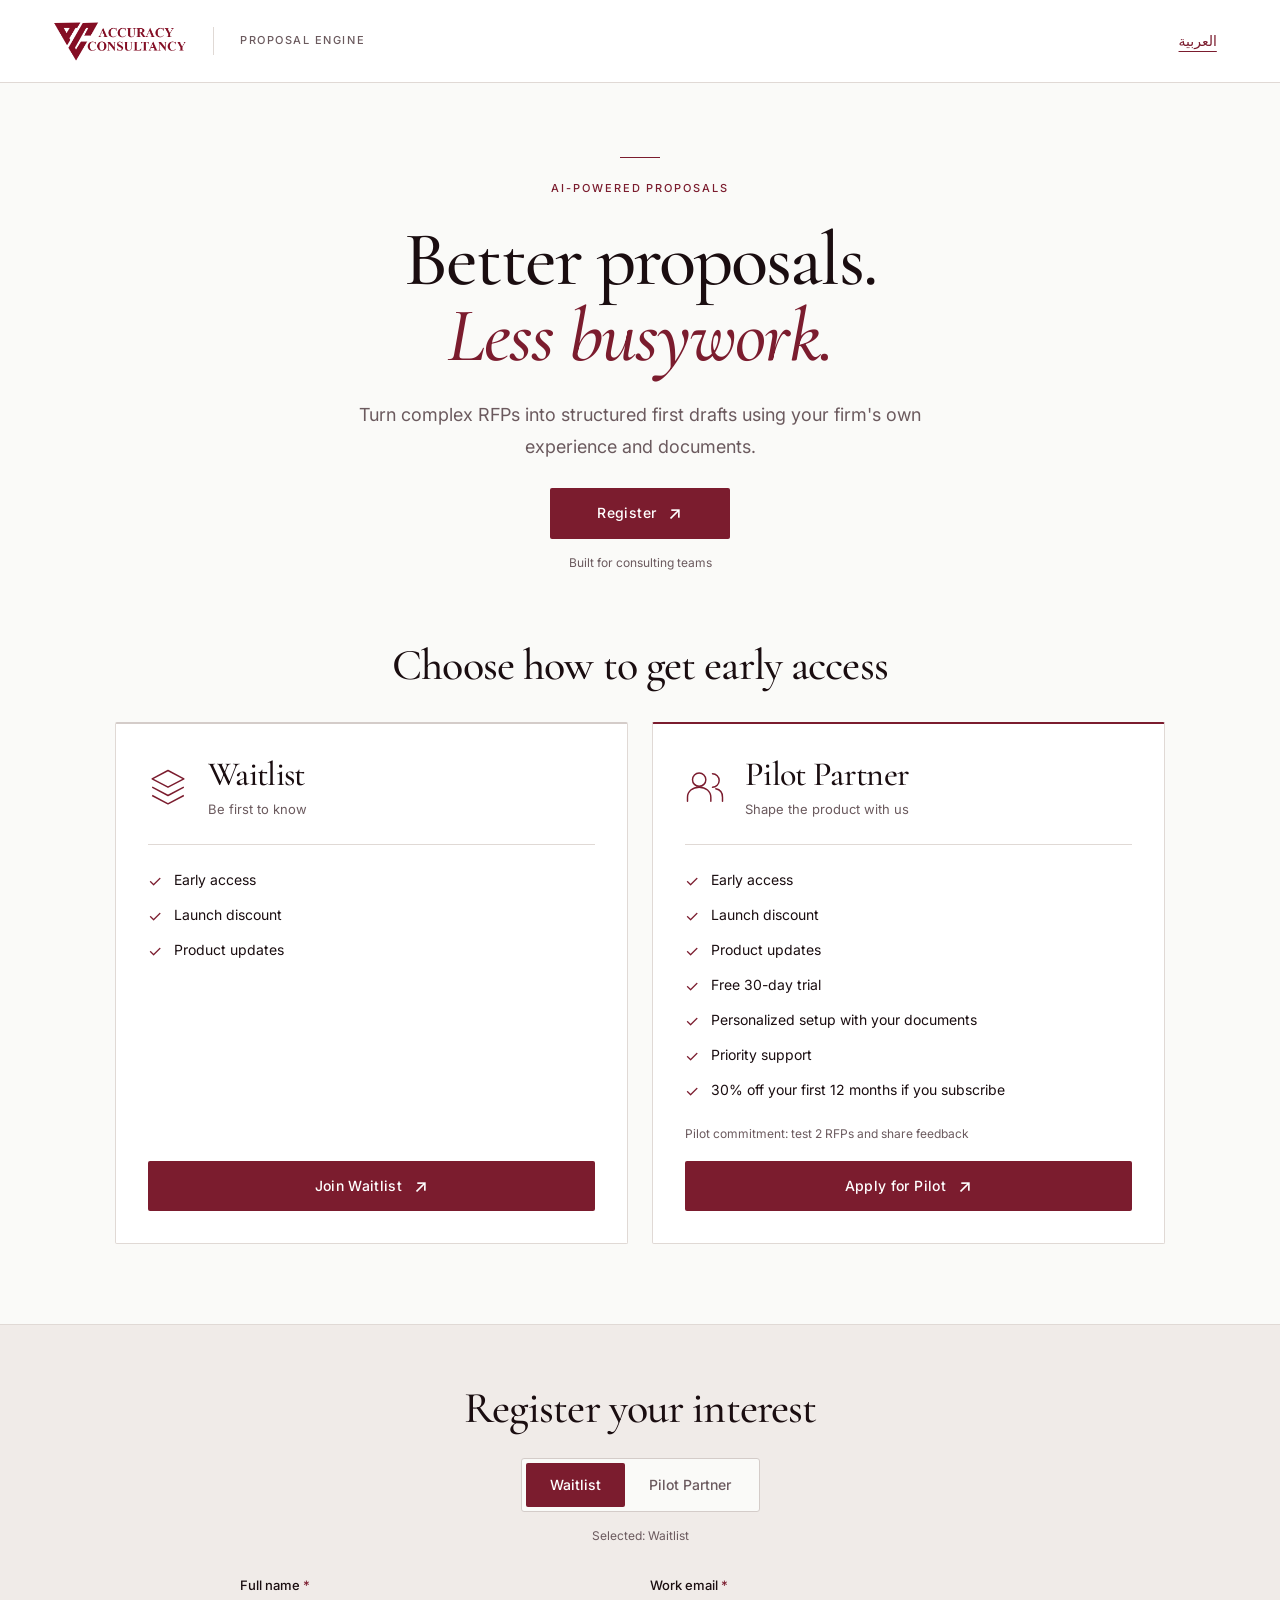
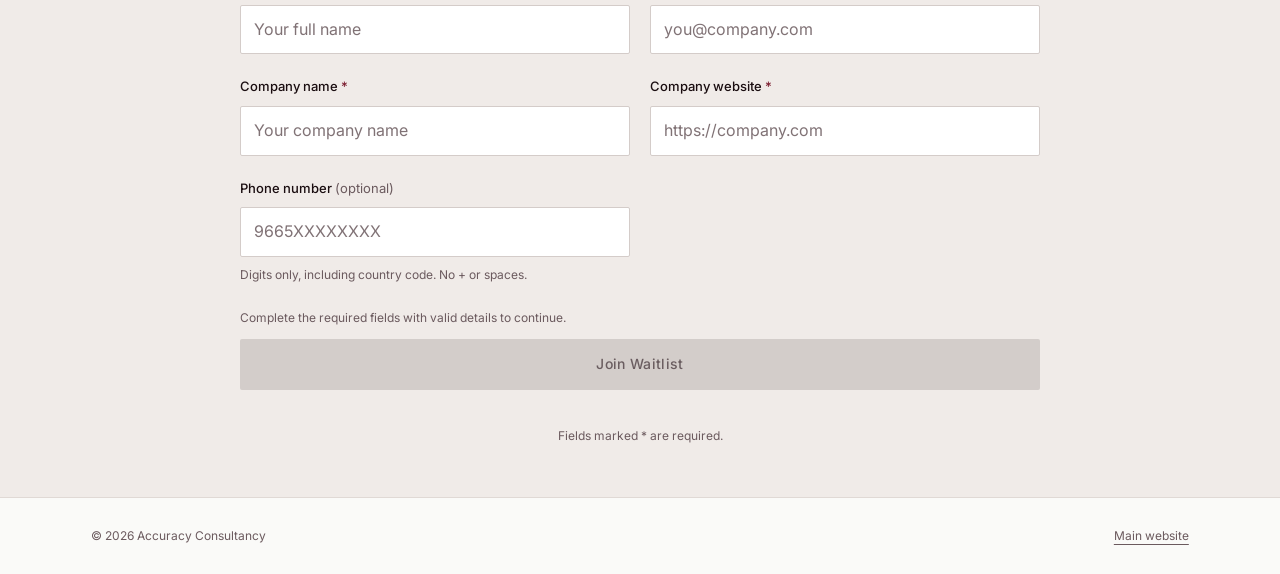
<file: index.html>
<!doctype html>
<html lang="en" dir="ltr">
<head>
  <meta charset="utf-8">
  <meta name="viewport" content="width=device-width, initial-scale=1">
  <meta name="theme-color" content="#7B1C2E">
  <meta name="description" content="Better proposals, less busywork. Join the waitlist or apply to pilot Accuracy's RFP Proposal Engine.">
  <title>Proposal Engine | Accuracy Consultancy</title>
  <link rel="icon" href="assets/favicon-32x32.png" type="image/png" sizes="32x32">
  <link rel="preconnect" href="https://fonts.googleapis.com">
  <link rel="preconnect" href="https://fonts.gstatic.com" crossorigin>
  <link href="https://fonts.googleapis.com/css2?family=Cormorant+Garamond:ital,wght@0,400;0,500;0,600;1,500&family=Inter:wght@400;500;600&display=swap" rel="stylesheet">
  <link rel="alternate" hreflang="en" href="https://osamaalnusairi321-gif.github.io/AI-Proposal-Landing/">
  <link rel="alternate" hreflang="ar" href="https://osamaalnusairi321-gif.github.io/AI-Proposal-Landing/ar/">
  <link rel="stylesheet" href="styles.css?v=20261117-ar2">
</head>
<body>
  <a class="skip-link" href="#top">Skip to content</a>
  <header class="site-header">
    <div class="header-inner">
      <a class="brand" href="https://accuracyconsultancy.com/" aria-label="Visit Accuracy Consultancy">
        <img class="brand-logo" src="assets/logo.svg" alt="Accuracy Consultancy" width="500" height="162">
      </a>
      <span class="brand-divider" aria-hidden="true"></span>
      <span class="product-name">PROPOSAL ENGINE</span>
      <a class="language-switch" id="language-switch" href="ar/" lang="ar" hreflang="ar" aria-label="عرض الصفحة بالعربية">العربية</a>
    </div>
  </header>

  <main id="top">
    <section class="hero" aria-labelledby="hero-title">
      <p class="eyebrow">AI-POWERED PROPOSALS</p>
      <h1 id="hero-title">Better proposals.<br><em>Less busywork.</em></h1>
      <p class="intro">Turn complex RFPs into structured first drafts using your firm's own experience and documents.</p>
      <a href="#bundles" class="button primary hero-button">Register <span aria-hidden="true">↗</span></a>
      <p class="subline">Built for consulting teams</p>
    </section>

    <section class="bundles container" id="bundles" aria-labelledby="bundles-title">
      <h2 id="bundles-title">Choose how to get early access</h2>
      <div class="plan-grid">
        <article class="plan">
          <div class="plan-heading">
            <svg class="plan-icon" viewBox="0 0 48 48" fill="none" stroke="currentColor" stroke-width="1.75" stroke-linejoin="round" aria-hidden="true"><path d="m24 3 19 10-19 10L5 13 24 3Z"/><path d="m5 23 19 10 19-10M5 33l19 10 19-10"/></svg>
            <div><h3>Waitlist</h3><p>Be first to know</p></div>
          </div>
          <ul class="benefits">
            <li>Early access</li><li>Launch discount</li><li>Product updates</li>
          </ul>
          <button class="button primary plan-button" type="button" data-plan="waitlist">Join Waitlist <span aria-hidden="true">↗</span></button>
        </article>
        <article class="plan plan-pilot">
          <div class="plan-heading">
            <svg class="plan-icon" viewBox="0 0 48 48" fill="none" stroke="currentColor" stroke-width="1.75" stroke-linecap="round" aria-hidden="true"><circle cx="17" cy="14" r="8"/><path d="M3 40v-5c0-7 6-12 14-12s14 5 14 12v5M33 7a8 8 0 0 1 0 16M37 25c5 1 8 5 8 10v5"/></svg>
            <div><h3>Pilot Partner</h3><p>Shape the product with us</p></div>
          </div>
          <ul class="benefits">
            <li>Early access</li>
            <li>Launch discount</li>
            <li>Product updates</li>
            <li>Free 30-day trial</li>
            <li>Personalized setup with your documents</li>
            <li>Priority support</li>
            <li>30% off your first 12 months if you subscribe</li>
          </ul>
          <p class="pilot-note">Pilot commitment: test 2 RFPs and share feedback</p>
          <button class="button primary plan-button" type="button" data-plan="pilot">Apply for Pilot <span aria-hidden="true">↗</span></button>
        </article>
      </div>
    </section>

    <section class="registration" id="registration" aria-labelledby="register-title">
      <div class="form-container">
        <h2 id="register-title">Register your interest</h2>
        <div class="segment" role="group" aria-label="Registration category">
          <button type="button" id="choose-waitlist" class="segment-button" aria-pressed="true">Waitlist</button>
          <button type="button" id="choose-pilot" class="segment-button" aria-pressed="false">Pilot Partner</button>
        </div>
        <p class="selected" id="selected-label">Selected: Waitlist</p>
        <form id="interest-form" method="POST" accept-charset="UTF-8" novalidate>
          <input type="hidden" name="language" value="en">
          <input type="hidden" name="category" id="category" value="waitlist">
          <input type="hidden" name="source" value="Accuracy Proposal Engine landing page">
          <div class="field-grid">
            <label for="full-name"><span>Full name <span class="required">*</span></span>
              <input id="full-name" name="fullName" type="text" placeholder="Your full name" autocomplete="name" maxlength="100" aria-describedby="full-name-error" required>
              <span class="field-error" id="full-name-error" aria-live="polite" hidden></span>
            </label>
            <label for="email"><span>Work email <span class="required">*</span></span>
              <input id="email" name="email" type="email" placeholder="you@company.com" autocomplete="email" maxlength="160" aria-describedby="email-error" required>
              <span class="field-error" id="email-error" aria-live="polite" hidden></span>
            </label>
            <label for="company"><span>Company name <span class="required">*</span></span>
              <input id="company" name="company" type="text" placeholder="Your company name" autocomplete="organization" maxlength="160" aria-describedby="company-error" required>
              <span class="field-error" id="company-error" aria-live="polite" hidden></span>
            </label>
            <label for="company-website"><span>Company website <span class="required">*</span></span>
              <input id="company-website" name="companyWebsite" type="text" inputmode="url" placeholder="https://company.com" autocomplete="url" maxlength="500" aria-describedby="company-website-error" required>
              <span class="field-error" id="company-website-error" aria-live="polite" hidden></span>
            </label>
            <label for="phone"><span>Phone number <span class="optional">(optional)</span></span>
              <input id="phone" name="phone" type="tel" inputmode="numeric" placeholder="9665XXXXXXXX" autocomplete="tel" maxlength="30" aria-describedby="phone-error">
              <span class="field-help">Digits only, including country code. No + or spaces.</span>
              <span class="field-error" id="phone-error" aria-live="polite" hidden></span>
            </label>
          </div>
          <div class="honeypot" aria-hidden="true"><label>Leave this field blank<input name="websiteURL" tabindex="-1" autocomplete="off"></label></div>
          <div id="pilot-consent-wrap" class="consent-wrap" hidden>
            <label class="consent"><input id="pilot-consent" type="checkbox" name="pilotCommitment" value="yes"><span>I understand that joining the Pilot Partner Program requires me to test the product on at least two RFPs, participate in a feedback session, and provide relevant sample documents for setup. I understand that participation is subject to approval.</span></label>
            <p class="consent-footnote">Sample documents may be redacted to protect confidential information. No obligation to purchase.</p>
          </div>
          <p class="form-hint" id="form-hint">Complete the required fields with valid details to continue.</p>
          <button id="submit-button" class="button primary submit-button" type="submit" aria-describedby="form-hint" disabled>Join Waitlist</button>
          <p class="form-status" id="form-status" role="status" aria-live="polite"></p>
        </form>
        <p class="form-footer">Fields marked * are required.</p>
      </div>
    </section>
  </main>
  <footer><span>© <span id="year">2026</span> Accuracy Consultancy</span><a href="https://accuracyconsultancy.com/">Main website</a></footer>
  <script src="config.js"></script>
  <script src="validation.js?v=20261117-ar2"></script>
  <script src="localization.js?v=20261117-ar2"></script>
  <script src="script.js?v=20261117-ar2"></script>
</body>
</html>
</file>
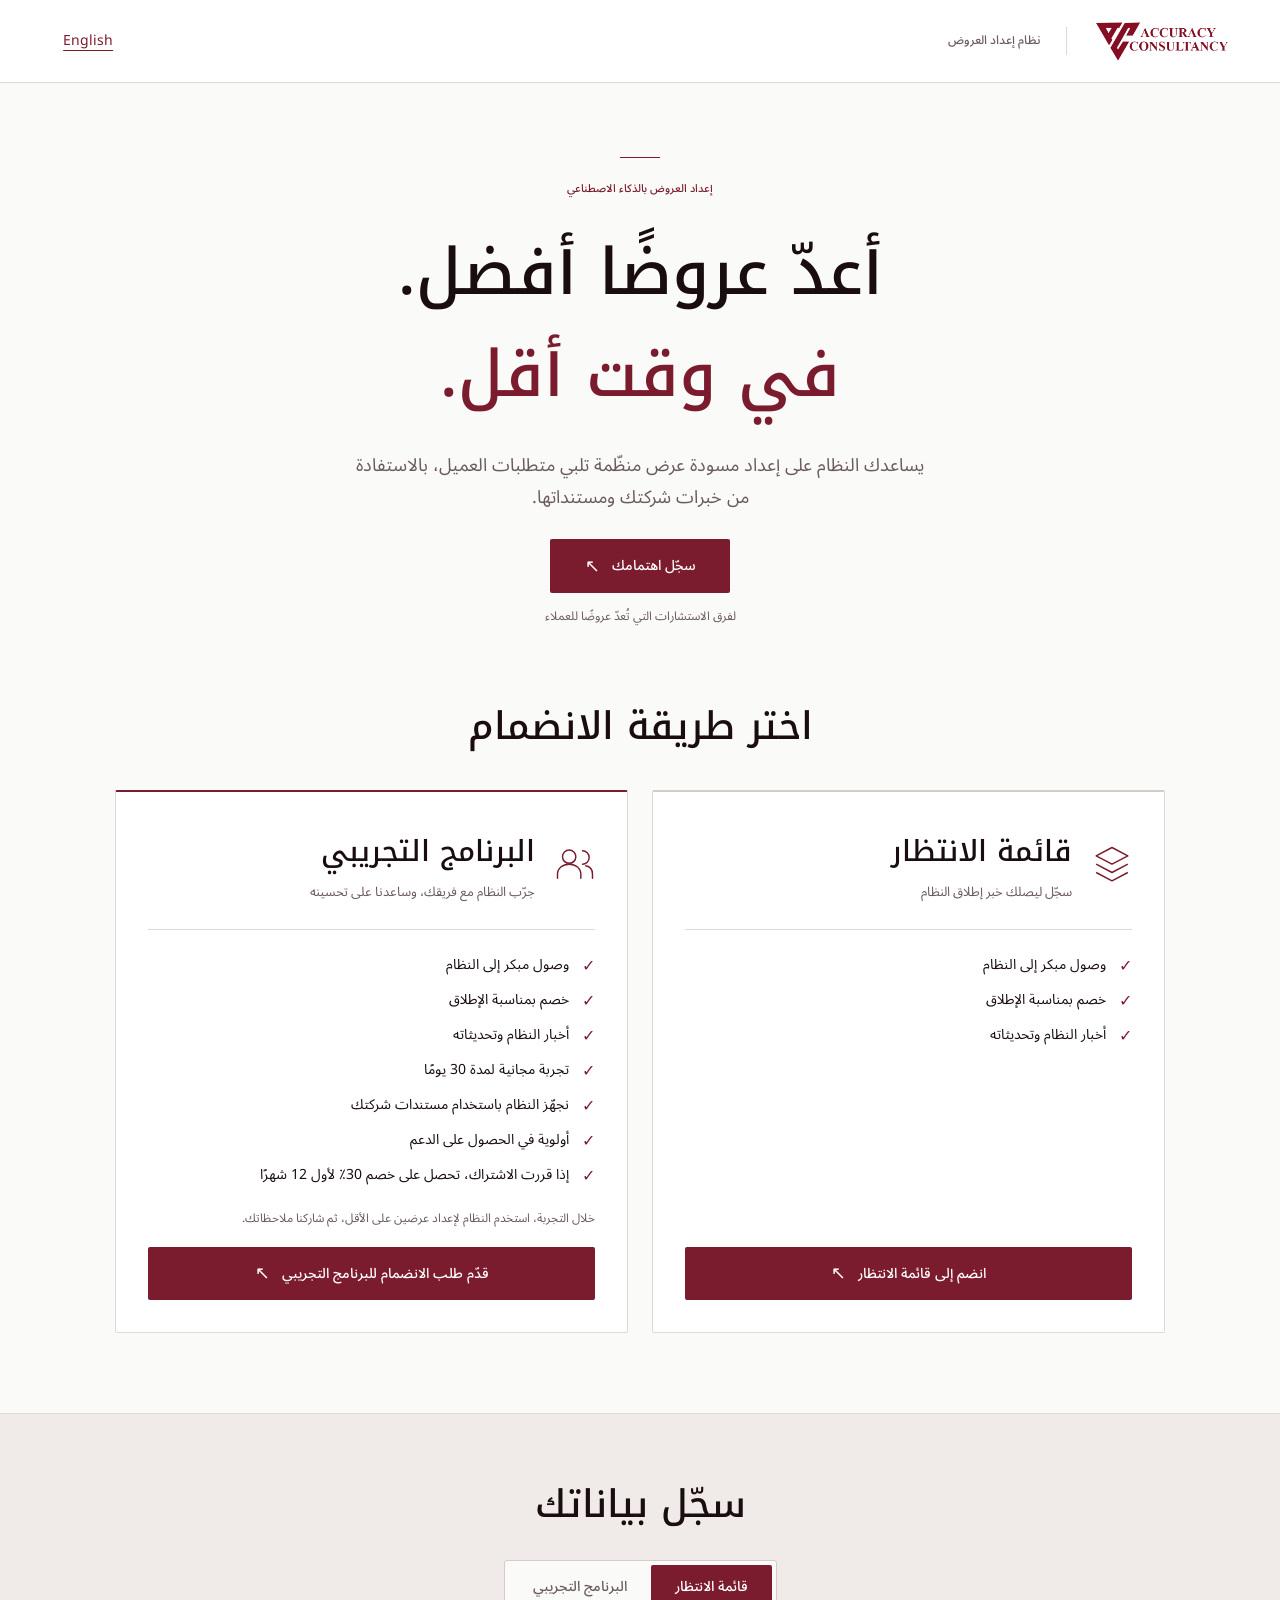
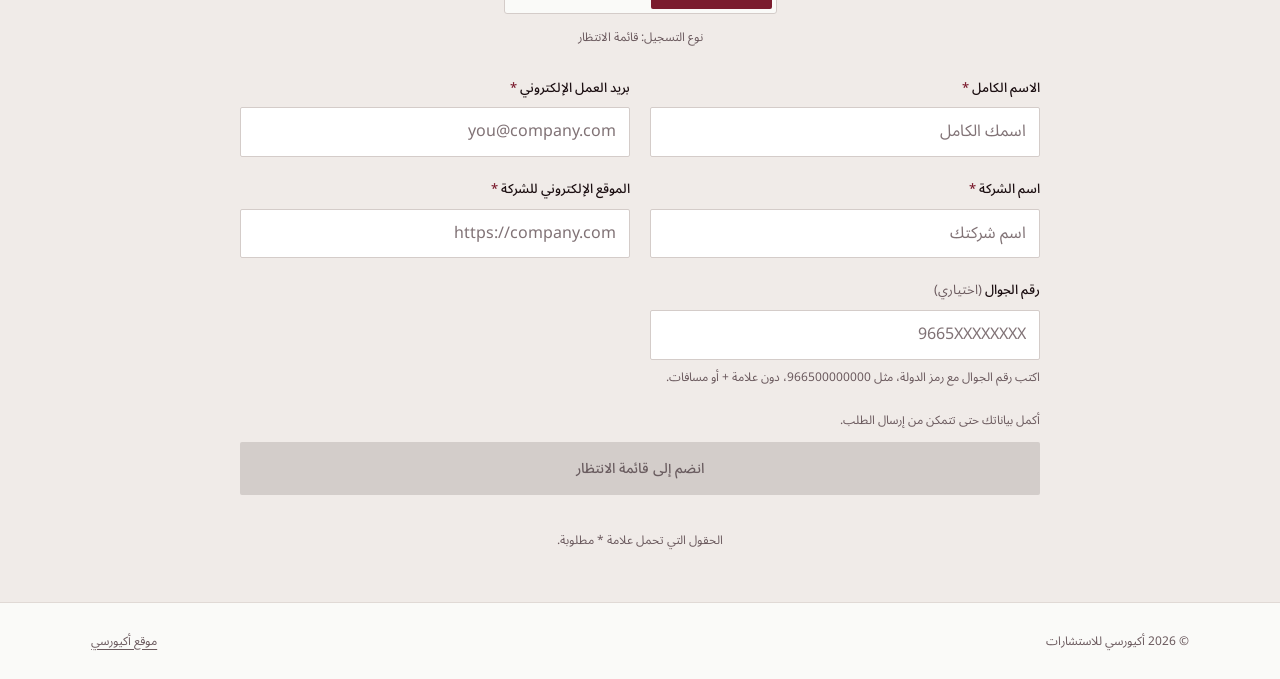
<file: ar/index.html>
<!doctype html>
<html lang="ar" dir="rtl">
<head>
  <meta charset="utf-8">
  <meta name="viewport" content="width=device-width, initial-scale=1">
  <meta name="theme-color" content="#7B1C2E">
  <meta name="description" content="أعدّ عروضًا أفضل في وقت أقل، بالاستفادة من خبرات شركتك ومستنداتها. انضم إلى قائمة الانتظار أو شارك في التجربة المجانية من أكيورسي.">
  <title>نظام إعداد العروض | أكيورسي للاستشارات</title>
  <link rel="icon" href="../assets/favicon-32x32.png" type="image/png" sizes="32x32">
  <link rel="preconnect" href="https://fonts.googleapis.com">
  <link rel="preconnect" href="https://fonts.gstatic.com" crossorigin>
  <link href="https://fonts.googleapis.com/css2?family=Noto+Kufi+Arabic:wght@400;500;600&family=Noto+Sans+Arabic:wght@400;500;600&display=swap" rel="stylesheet">
  <link rel="alternate" hreflang="en" href="https://osamaalnusairi321-gif.github.io/AI-Proposal-Landing/">
  <link rel="alternate" hreflang="ar" href="https://osamaalnusairi321-gif.github.io/AI-Proposal-Landing/ar/">
  <link rel="stylesheet" href="../styles.css?v=20261117-ar2">
</head>
<body>
  <a class="skip-link" href="#top">انتقل إلى المحتوى</a>
  <header class="site-header">
    <div class="header-inner">
      <a class="brand" href="https://accuracyconsultancy.com/ar/" aria-label="انتقل إلى موقع أكيورسي للاستشارات">
        <img class="brand-logo" src="../assets/logo.svg" alt="أكيورسي للاستشارات" width="500" height="162">
      </a>
      <span class="brand-divider" aria-hidden="true"></span>
      <span class="product-name">نظام إعداد العروض</span>
      <a class="language-switch" id="language-switch" href="../" lang="en" hreflang="en" aria-label="View this page in English">English</a>
    </div>
  </header>

  <main id="top">
    <section class="hero" aria-labelledby="hero-title">
      <p class="eyebrow">إعداد العروض بالذكاء الاصطناعي</p>
      <h1 id="hero-title">أعدّ عروضًا أفضل.<br><em>في وقت أقل.</em></h1>
      <p class="intro">يساعدك النظام على إعداد مسودة عرض منظّمة تلبي متطلبات العميل، بالاستفادة من خبرات شركتك ومستنداتها.</p>
      <a href="#bundles" class="button primary hero-button">سجّل اهتمامك <span aria-hidden="true">↗</span></a>
      <p class="subline">لفرق الاستشارات التي تُعدّ عروضًا للعملاء</p>
    </section>

    <section class="bundles container" id="bundles" aria-labelledby="bundles-title">
      <h2 id="bundles-title">اختر طريقة الانضمام</h2>
      <div class="plan-grid">
        <article class="plan">
          <div class="plan-heading">
            <svg class="plan-icon" viewBox="0 0 48 48" fill="none" stroke="currentColor" stroke-width="1.75" stroke-linejoin="round" aria-hidden="true"><path d="m24 3 19 10-19 10L5 13 24 3Z"/><path d="m5 23 19 10 19-10M5 33l19 10 19-10"/></svg>
            <div><h3>قائمة الانتظار</h3><p>سجّل ليصلك خبر إطلاق النظام</p></div>
          </div>
          <ul class="benefits">
            <li>وصول مبكر إلى النظام</li><li>خصم بمناسبة الإطلاق</li><li>أخبار النظام وتحديثاته</li>
          </ul>
          <button class="button primary plan-button" type="button" data-plan="waitlist">انضم إلى قائمة الانتظار <span aria-hidden="true">↗</span></button>
        </article>
        <article class="plan plan-pilot">
          <div class="plan-heading">
            <svg class="plan-icon" viewBox="0 0 48 48" fill="none" stroke="currentColor" stroke-width="1.75" stroke-linecap="round" aria-hidden="true"><circle cx="17" cy="14" r="8"/><path d="M3 40v-5c0-7 6-12 14-12s14 5 14 12v5M33 7a8 8 0 0 1 0 16M37 25c5 1 8 5 8 10v5"/></svg>
            <div><h3>البرنامج التجريبي</h3><p>جرّب النظام مع فريقك، وساعدنا على تحسينه</p></div>
          </div>
          <ul class="benefits">
            <li>وصول مبكر إلى النظام</li>
            <li>خصم بمناسبة الإطلاق</li>
            <li>أخبار النظام وتحديثاته</li>
            <li>تجربة مجانية لمدة 30 يومًا</li>
            <li>نجهّز النظام باستخدام مستندات شركتك</li>
            <li>أولوية في الحصول على الدعم</li>
            <li>إذا قررت الاشتراك، تحصل على خصم 30٪ لأول 12 شهرًا</li>
          </ul>
          <p class="pilot-note">خلال التجربة، استخدم النظام لإعداد عرضين على الأقل، ثم شاركنا ملاحظاتك.</p>
          <button class="button primary plan-button" type="button" data-plan="pilot">قدّم طلب الانضمام للبرنامج التجريبي <span aria-hidden="true">↗</span></button>
        </article>
      </div>
    </section>

    <section class="registration" id="registration" aria-labelledby="register-title">
      <div class="form-container">
        <h2 id="register-title">سجّل بياناتك</h2>
        <div class="segment" role="group" aria-label="نوع التسجيل">
          <button type="button" id="choose-waitlist" class="segment-button" aria-pressed="true">قائمة الانتظار</button>
          <button type="button" id="choose-pilot" class="segment-button" aria-pressed="false">البرنامج التجريبي</button>
        </div>
        <p class="selected" id="selected-label">نوع التسجيل: قائمة الانتظار</p>
        <form id="interest-form" method="POST" accept-charset="UTF-8" novalidate>
          <input type="hidden" name="language" value="ar">
          <input type="hidden" name="category" id="category" value="waitlist">
          <input type="hidden" name="source" value="Accuracy Proposal Engine landing page">
          <div class="field-grid">
            <label for="full-name"><span>الاسم الكامل <span class="required">*</span></span>
              <input id="full-name" name="fullName" type="text" placeholder="اسمك الكامل" autocomplete="name" maxlength="100" aria-describedby="full-name-error" required>
              <span class="field-error" id="full-name-error" aria-live="polite" hidden></span>
            </label>
            <label for="email"><span>بريد العمل الإلكتروني <span class="required">*</span></span>
              <input id="email" dir="ltr" name="email" type="email" placeholder="you@company.com" autocomplete="email" maxlength="160" aria-describedby="email-error" required>
              <span class="field-error" id="email-error" aria-live="polite" hidden></span>
            </label>
            <label for="company"><span>اسم الشركة <span class="required">*</span></span>
              <input id="company" name="company" type="text" placeholder="اسم شركتك" autocomplete="organization" maxlength="160" aria-describedby="company-error" required>
              <span class="field-error" id="company-error" aria-live="polite" hidden></span>
            </label>
            <label for="company-website"><span>الموقع الإلكتروني للشركة <span class="required">*</span></span>
              <input id="company-website" dir="ltr" name="companyWebsite" type="text" inputmode="url" placeholder="https://company.com" autocomplete="url" maxlength="500" aria-describedby="company-website-error" required>
              <span class="field-error" id="company-website-error" aria-live="polite" hidden></span>
            </label>
            <label for="phone"><span>رقم الجوال <span class="optional">(اختياري)</span></span>
              <input id="phone" dir="ltr" name="phone" type="tel" inputmode="numeric" placeholder="9665XXXXXXXX" autocomplete="tel" maxlength="30" aria-describedby="phone-error">
              <span class="field-help">اكتب رقم الجوال مع رمز الدولة، مثل 966500000000، دون علامة + أو مسافات.</span>
              <span class="field-error" id="phone-error" aria-live="polite" hidden></span>
            </label>
          </div>
          <div class="honeypot" aria-hidden="true"><label>اترك هذا الحقل فارغًا<input name="websiteURL" tabindex="-1" autocomplete="off"></label></div>
          <div id="pilot-consent-wrap" class="consent-wrap" hidden>
            <label class="consent"><input id="pilot-consent" type="checkbox" name="pilotCommitment" value="yes" aria-describedby="pilot-requirements pilot-approval"><span>أوافق على المشاركة في التجربة والالتزام بما يلي:</span></label>
            <ul class="pilot-requirements" id="pilot-requirements">
              <li>استخدام النظام لإعداد عرضين على الأقل، بناءً على طلبين مختلفين من العملاء.</li>
              <li>المشاركة في جلسة مع الفريق لمناقشة التجربة وتقديم الملاحظات.</li>
              <li>مشاركة نماذج من مستندات الشركة لمساعدة الفريق على تجهيز النظام.</li>
            </ul>
            <p class="consent-footnote" id="pilot-approval">نراجع طلبات المشاركة قبل قبولها.</p>
            <p class="consent-footnote">يمكنك إخفاء أي بيانات سرية قبل إرسال المستندات. التجربة لا تلزمك بشراء اشتراك.</p>
          </div>
          <p class="form-hint" id="form-hint">أكمل بياناتك حتى تتمكن من إرسال الطلب.</p>
          <button id="submit-button" class="button primary submit-button" type="submit" aria-describedby="form-hint" disabled>انضم إلى قائمة الانتظار</button>
          <p class="form-status" id="form-status" role="status" aria-live="polite"></p>
        </form>
        <p class="form-footer">الحقول التي تحمل علامة * مطلوبة.</p>
      </div>
    </section>
  </main>
  <footer><span>© <span id="year">2026</span> أكيورسي للاستشارات</span><a href="https://accuracyconsultancy.com/ar/">موقع أكيورسي</a></footer>
  <script src="../config.js"></script>
  <script src="../validation.js?v=20261117-ar2"></script>
  <script src="../localization.js?v=20261117-ar2"></script>
  <script src="../script.js?v=20261117-ar2"></script>
</body>
</html>
</file>
<file: styles.css>
/* Shared palette and typography from Accuracy Consultancy's design system. */
:root {
  --burgundy: #7B1C2E;
  --burgundy-dark: #5C1422;
  --burgundy-subtle: #F9F0F2;
  --ink: #1A0D10;
  --canvas: #FAFAF8;
  --stone: #F0EBE8;
  --ash: #D4CCC9;
  --muted: #6B5A5E;
  --border: #E0D9D5;
  --white: #FFF;
  --font-display: 'Cormorant Garamond', Georgia, 'Times New Roman', serif;
  --font-body: 'Inter', system-ui, -apple-system, sans-serif;
}
* { box-sizing: border-box; }
[hidden] { display: none !important; }
html { scroll-behavior: smooth; }
body { margin: 0; background: var(--canvas); color: var(--ink); font-family: var(--font-body); line-height: 1.6; -webkit-font-smoothing: antialiased; }
button, input { font: inherit; }
a { color: inherit; }
a:focus-visible, button:focus-visible, input:focus-visible { outline: 2px solid var(--burgundy); outline-offset: 4px; }
.skip-link { position: absolute; top: 8px; left: 20px; z-index: 2; padding: 12px; background: var(--white); transform: translateY(-160%); }
.skip-link:focus { transform: translateY(0); }
.site-header { border-bottom: 1px solid var(--border); padding: 0 4vw; background: var(--white); }
.header-inner { max-width: 1200px; min-height: 82px; margin: auto; display: flex; align-items: center; gap: 26px; }
.brand { display: inline-flex; align-items: center; text-decoration: none; flex-shrink: 0; }
.brand-logo { display: block; width: auto; height: 44px; }
.brand-divider { height: 28px; border-left: 1px solid var(--border); }
.product-name { letter-spacing: .14em; font-weight: 500; font-size: 11px; color: var(--muted); }
.hero { text-align: center; padding: 74px 22px 68px; }
.eyebrow { font-size: 11px; font-weight: 500; letter-spacing: .18em; color: var(--burgundy); margin: 0 0 24px; }
.eyebrow::before { content: ''; display: block; width: 40px; height: 1px; background: var(--burgundy); margin: 0 auto 22px; }
h1, h2, h3 { font-family: var(--font-display); font-weight: 500; text-wrap: balance; }
.hero h1 { font-size: clamp(52px, 6vw, 82px); line-height: 1; letter-spacing: -.025em; margin: 0 auto 24px; }
.hero h1 em { color: var(--burgundy); font-weight: 500; }
.intro { font-size: clamp(16px, 1.6vw, 18px); max-width: 590px; margin: 0 auto; line-height: 1.75; color: var(--muted); text-wrap: pretty; }
.button { display: inline-flex; align-items: center; justify-content: center; gap: 12px; min-height: 48px; padding: 13px 26px; border: 1px solid transparent; border-radius: 2px; text-decoration: none; font-size: 14px; font-weight: 500; letter-spacing: .025em; cursor: pointer; transition: background .2s, color .2s, transform .2s; }
.primary { background: var(--burgundy); color: var(--white); }
.button:hover:not(:disabled) { background: var(--burgundy-dark); transform: translateY(-1px); }
.button:active:not(:disabled) { transform: translateY(1px); }
.hero-button { min-width: 180px; margin: 26px auto 10px; }
.hero-button span, .plan-button span { font-size: 18px; line-height: 1; }
.subline { font-size: 12px; color: var(--muted); margin: 4px 0 0; }
.container { width: min(1050px, calc(100% - 48px)); margin: auto; }
.bundles { scroll-margin-top: 28px; padding-bottom: 80px; }
.bundles h2, .registration h2 { text-align: center; font-size: clamp(32px, 3.6vw, 44px); letter-spacing: -.02em; line-height: 1.15; margin: 0 0 32px; }
.plan-grid { display: grid; grid-template-columns: repeat(2, minmax(0, 1fr)); gap: 24px; }
.plan { border: 1px solid var(--border); border-top: 2px solid var(--ash); border-radius: 2px; padding: 32px; display: flex; flex-direction: column; background: var(--white); }
.plan-pilot { border-top-color: var(--burgundy); }
.plan-heading { display: flex; gap: 20px; align-items: center; border-bottom: 1px solid var(--border); padding: 0 0 24px; }
.plan-icon { width: 40px; height: 40px; color: var(--burgundy); flex: none; }
.plan h3 { font-size: 34px; line-height: 1.1; letter-spacing: -.02em; margin: 0 0 5px; }
.plan-heading p { font-size: 13px; margin: 0; color: var(--muted); }
.benefits { list-style: none; padding: 0; margin: 24px 0; display: grid; gap: 14px; }
.benefits li { position: relative; padding-inline-start: 26px; font-size: 14px; line-height: 1.5; }
.benefits li::before { position: absolute; content: '✓'; inset-inline-start: 0; color: var(--burgundy); font-size: 16px; }
.pilot-note { color: var(--muted); font-size: 12px; margin: auto 0 18px; }
.plan-button { margin-top: auto; width: 100%; }
.registration { scroll-margin-top: 24px; padding: 58px 24px 52px; background: var(--stone); border-top: 1px solid var(--border); border-bottom: 1px solid var(--border); }
.form-container { max-width: 800px; margin: auto; }
.registration h2 { margin-bottom: 24px; }
.segment { display: flex; justify-content: center; border: 1px solid var(--ash); padding: 4px; border-radius: 3px; background: var(--canvas); margin: 0 auto; width: max-content; max-width: 100%; }
.segment-button { min-height: 44px; padding: 10px 24px; border: 0; border-radius: 2px; background: transparent; color: var(--muted); font-size: 14px; font-weight: 500; cursor: pointer; transition: background .2s, color .2s; }
.segment-button:hover { color: var(--burgundy); background: var(--burgundy-subtle); }
.segment-button[aria-pressed='true'] { color: var(--white); background: var(--burgundy); }
.segment-button:disabled { cursor: wait; }
.selected { text-align: center; font-size: 12px; color: var(--muted); margin: 14px 0 30px; }
.field-grid { display: grid; grid-template-columns: repeat(2, minmax(0, 1fr)); gap: 22px 20px; }
.field-grid label { font-size: 13px; display: flex; flex-direction: column; gap: 9px; font-weight: 500; }
.field-grid input { border: 1px solid var(--ash); background: var(--white); border-radius: 2px; min-height: 48px; padding: 11px 13px; width: 100%; font-weight: 400; font-size: 16px; color: var(--ink); }
.field-grid input:focus { border-color: var(--burgundy); }
.field-grid input::placeholder { color: var(--muted); opacity: .85; }
.required { color: var(--burgundy); }
.optional { color: var(--muted); font-weight: 400; }
.consent-wrap { margin-top: 26px; padding: 20px; border: 1px solid var(--ash); background: var(--canvas); }
.consent { display: flex; align-items: flex-start; gap: 12px; font-size: 13px; line-height: 1.7; cursor: pointer; }
.consent input { accent-color: var(--burgundy); width: 20px; height: 20px; margin: 2px 0 0; flex: none; }
.consent-footnote { font-size: 12px; color: var(--muted); margin: 10px 0 0; margin-inline-start: 32px; line-height: 1.6; }
.form-hint { margin: 24px 0 12px; color: var(--muted); font-size: 12px; line-height: 1.6; }
.submit-button { width: 100%; }
.submit-button:disabled { background: #D3CDCA; color: #6A5D60; cursor: not-allowed; }
form[aria-busy='true'] .submit-button { cursor: wait; }
.form-status { text-align: center; min-height: 20px; margin: 12px 0 0; color: var(--burgundy-dark); font-size: 13px; line-height: 1.6; }
.form-status.error { color: var(--burgundy-dark); }
.form-footer { font-size: 12px; color: var(--muted); text-align: center; margin: 4px 0 0; }
.honeypot { position: fixed; inset: 0 auto auto 0; width: 1px; height: 1px; overflow: hidden; clip-path: inset(50%); opacity: 0; pointer-events: none; }
footer { max-width: 1200px; margin: auto; min-height: 76px; display: flex; align-items: center; justify-content: space-between; padding: 18px 4vw; gap: 20px; color: var(--muted); font-size: 12px; }
footer a { text-decoration: underline; text-underline-offset: 4px; }
@media (max-width: 700px) {
  .header-inner { min-height: 74px; gap: 16px; }
  .brand-logo { height: 36px; }
  .product-name { font-size: 9px; letter-spacing: .1em; }
  .hero { padding: 58px 22px 54px; }
  .hero h1 { font-size: clamp(48px, 10vw, 64px); }
  .intro { max-width: 440px; }
  .bundles { padding-bottom: 52px; }
  .plan-grid { grid-template-columns: 1fr; gap: 20px; }
  .plan { padding: 26px; }
  .field-grid { grid-template-columns: 1fr; gap: 20px; }
  .registration { padding: 44px 24px 36px; }
  .consent-wrap { padding: 16px; }
  footer { padding: 22px 24px; }
}
@media (max-width: 380px) {
  .header-inner { gap: 12px; }
  .brand-logo { height: 32px; }
  .product-name { font-size: 8px; }
  .segment-button { padding-inline: 20px; }
  footer { align-items: flex-start; flex-direction: column; gap: 8px; }
}
@media (prefers-reduced-motion: reduce) {
  html { scroll-behavior: auto; }
  .button, .segment-button { transition: none; }
}

.field-error { color: #A31621; font-size: 12px; font-weight: 400; line-height: 1.5; }
.field-help { color: var(--muted); font-size: 12px; font-weight: 400; line-height: 1.5; }
.field-grid input[aria-invalid="true"] { border-color: #A31621; }

.language-switch { margin-inline-start: auto; display: inline-flex; align-items: center; min-height: 44px; padding: 8px 12px; color: var(--burgundy); font-size: 14px; text-underline-offset: 5px; }
.language-switch:hover { text-decoration: underline; }
[dir="rtl"] { --font-display: 'Noto Kufi Arabic', Tahoma, sans-serif; --font-body: 'Noto Sans Arabic', Tahoma, sans-serif; }
[dir="rtl"] h1, [dir="rtl"] h2, [dir="rtl"] h3 { letter-spacing: 0; }
[dir="rtl"] .hero h1 { font-size: clamp(38px, 5vw, 64px); line-height: 1.6; }
[dir="rtl"] .hero h1 em { font-style: normal; }
[dir="rtl"] .eyebrow, [dir="rtl"] .product-name { letter-spacing: 0; }
[dir="rtl"] .product-name { font-size: 12px; }
[dir="rtl"] .plan h3 { font-size: clamp(23px, 2.3vw, 29px); line-height: 1.7; }
[dir="rtl"] .plan-heading { min-height: 106px; }
[dir="rtl"] .bundles h2, [dir="rtl"] .registration h2 { font-size: clamp(27px, 3.3vw, 38px); line-height: 1.7; }
[dir="rtl"] .button { letter-spacing: 0; line-height: 1.8; }
[dir="rtl"] .plan-button span, [dir="rtl"] .hero-button span { transform: scaleX(-1); }
[dir="rtl"] .field-grid, [dir="rtl"] .consent-wrap { text-align: start; }
[dir="rtl"] input[dir="ltr"] { text-align: end; }
@media (max-width: 700px) {
  .header-inner { flex-wrap: wrap; gap: 6px 12px; padding-block: 14px; }
  .brand-divider { display: none; }
  .product-name { order: 3; flex-basis: 100%; }
  [dir="rtl"] .hero h1 { font-size: clamp(34px, 9vw, 48px); }
  [dir="rtl"] .plan-heading { min-height: 0; }
  [dir="rtl"] .segment-button { padding-inline: 14px; font-size: 13px; }
}

.pilot-requirements { margin: 12px 0 0; padding-inline-start: 52px; font-size: 13px; line-height: 1.9; }
.pilot-requirements li + li { margin-block-start: 8px; }
</file>
